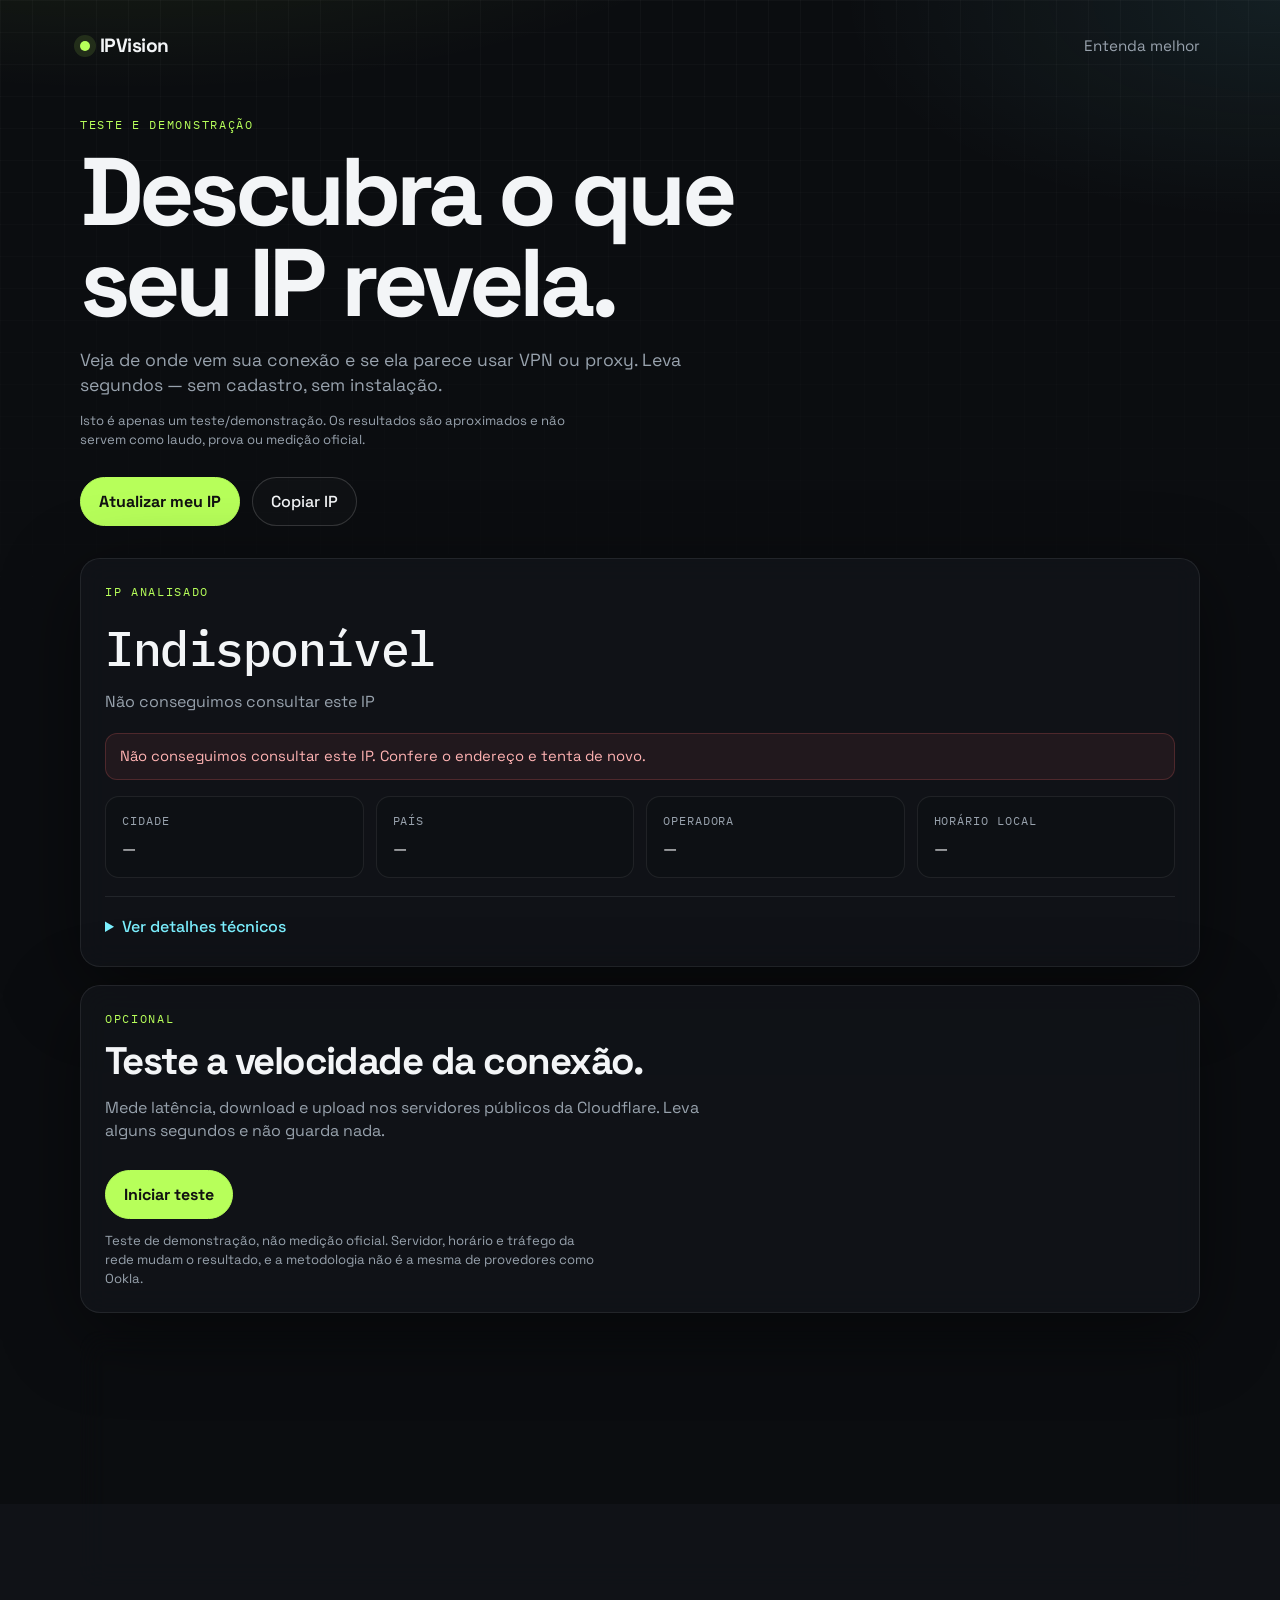
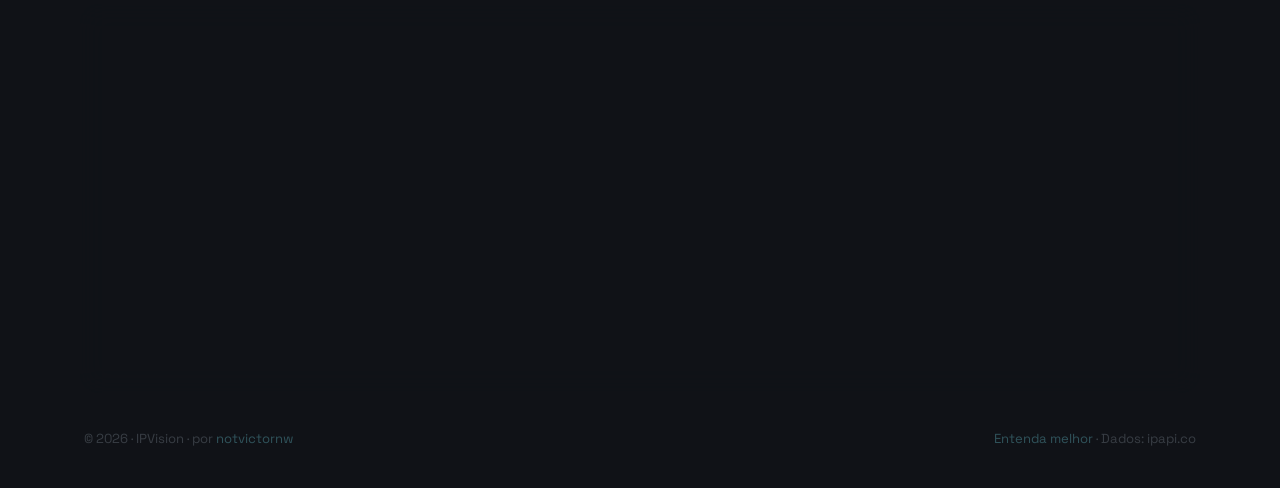
<file: index.html>
<!DOCTYPE html>
<html lang="pt-BR">
<head>
  <meta charset="UTF-8">
  <meta name="viewport" content="width=device-width, initial-scale=1.0">
  <title>IPVision — Descubra o que seu IP revela</title>
  <meta name="description" content="Teste e demonstração: veja seu IP, a região aproximada, um sinal de VPN e meça a velocidade da conexão.">
  <meta name="theme-color" content="#0b0d10">
  <meta property="og:title" content="IPVision — Descubra o que seu IP revela">
  <meta property="og:description" content="Teste e demonstração: IP, localização aproximada, sinal de VPN e velocidade da conexão.">
  <meta property="og:type" content="website">
  <meta name="twitter:card" content="summary">
  <link rel="icon" href="data:image/svg+xml,%3Csvg xmlns='http://www.w3.org/2000/svg' viewBox='0 0 32 32'%3E%3Crect width='32' height='32' rx='8' fill='%230b0d10'/%3E%3Ccircle cx='16' cy='16' r='6' fill='%23b7ff5a'/%3E%3C/svg%3E">
  <link rel="preconnect" href="https://fonts.googleapis.com">
  <link rel="preconnect" href="https://fonts.gstatic.com" crossorigin>
  <link href="https://fonts.googleapis.com/css2?family=Space+Grotesk:wght@400;500;700&family=IBM+Plex+Mono:wght@400;500&display=swap" rel="stylesheet">
  <link rel="stylesheet" href="style.css">
</head>
<body>
  <a class="skip-link" href="#conteudo">Pular para o conteúdo</a>
  <div class="bg-grid" aria-hidden="true"></div>

  <main class="shell" id="conteudo">
    <header class="topbar">
      <a class="brand" href="index.html"><span class="dot"></span>IPVision</a>
      <nav class="nav" aria-label="Navegação principal">
        <a href="project.html">Entenda melhor</a>
      </nav>
    </header>

    <section class="hero">
      <p class="eyebrow">Teste e demonstração</p>
      <h1>Descubra o que seu IP revela.</h1>
      <p class="lead">Veja de onde vem sua conexão e se ela parece usar VPN ou proxy. Leva segundos — sem cadastro, sem instalação.</p>
      <p class="small-note">Isto é apenas um teste/demonstração. Os resultados são aproximados e não servem como laudo, prova ou medição oficial.</p>
      <div class="actions">
        <button id="refresh-btn" class="btn primary" type="button">Atualizar meu IP</button>
        <button id="copy-btn" class="btn" type="button">Copiar IP</button>
      </div>
    </section>

    <section class="panel result" aria-labelledby="resultado-titulo">
      <div class="panel-head">
        <div>
          <p class="label" id="resultado-titulo">IP analisado</p>
          <p id="ip-value" class="ip-value" aria-live="polite">Carregando...</p>
          <p id="ip-location" class="ip-sub">Consultando a origem da conexão</p>
          <p id="result-note" class="note" hidden></p>
        </div>
        <button id="back-btn" class="btn small" type="button" hidden>Voltar ao meu IP</button>
      </div>

      <p id="ip-error" class="error" role="status" hidden></p>

      <div id="verdict" class="verdict" hidden>
        <span class="verdict-mark" aria-hidden="true"></span>
        <div>
          <p id="verdict-label" class="verdict-label"></p>
          <p id="verdict-text" class="verdict-text"></p>
        </div>
      </div>

      <div class="grid">
        <div class="card"><p class="k">Cidade</p><p id="v-city" class="v">—</p></div>
        <div class="card"><p class="k">País</p><p id="v-country" class="v">—</p></div>
        <div class="card"><p class="k">Operadora</p><p id="v-isp" class="v">—</p></div>
        <div class="card"><p class="k">Horário local</p><p id="v-tz" class="v">—</p></div>
      </div>

      <details class="details">
        <summary>Ver detalhes técnicos</summary>
        <div class="grid detail-grid">
          <div class="card"><p class="k">ASN</p><p id="v-asn" class="v mono">—</p></div>
          <div class="card"><p class="k">Coordenadas</p><p id="v-coords" class="v mono">—</p></div>
          <div class="card"><p class="k">Tipo de IP</p><p id="v-type" class="v">—</p></div>
          <div class="card"><p class="k">Sinal encontrado</p><p id="v-evidence" class="v">—</p></div>
          <div class="card"><p class="k">Confiança</p><p id="v-confidence" class="v">—</p></div>
          <div class="card card-wide"><p class="k">Navegador</p><p id="v-ua" class="v small">—</p></div>
          <div class="card card-wide"><p class="k">Tela e idioma</p><p id="v-client" class="v small">—</p></div>
        </div>
        <p class="small-note">A classificação compara o nome da operadora com serviços conhecidos. É um sinal, não uma prova.</p>
      </details>
    </section>

    <section class="panel" aria-labelledby="velocidade-titulo">
      <p class="label">Opcional</p>
      <h2 id="velocidade-titulo">Teste a velocidade da conexão.</h2>
      <p class="muted">Mede latência, download e upload nos servidores públicos da Cloudflare. Leva alguns segundos e não guarda nada.</p>
      <div class="actions">
        <button id="speed-btn" class="btn primary" type="button">Iniciar teste</button>
      </div>
      <p id="speed-status" class="small-note" role="status" aria-live="polite" hidden></p>
      <div id="speed-results" class="grid speed-grid" hidden>
        <div class="card"><p class="k">Latência</p><p id="s-latency" class="v mono">—</p></div>
        <div class="card"><p class="k">Oscilação</p><p id="s-jitter" class="v mono">—</p></div>
        <div class="card"><p class="k">Download</p><p id="s-download" class="v mono">—</p></div>
        <div class="card"><p class="k">Upload</p><p id="s-upload" class="v mono">—</p></div>
      </div>
      <p class="small-note">Teste de demonstração, não medição oficial. Servidor, horário e tráfego da rede mudam o resultado, e a metodologia não é a mesma de provedores como Ookla.</p>
    </section>

    <section class="panel" aria-labelledby="testar-titulo">
      <p class="label">Quer testar outro IP?</p>
      <h2 id="testar-titulo">Cole um IP para analisar.</h2>
      <p class="muted">Útil para conferir um endereço que apareceu num log, e-mail ou relatório.</p>
      <form id="ip-form" class="lookup-form">
        <label class="sr-only" for="ip-input">Endereço IP</label>
        <input id="ip-input" type="text" inputmode="text" autocomplete="off" spellcheck="false" placeholder="Ex.: 8.8.8.8" required>
        <button class="btn primary" type="submit">Analisar</button>
      </form>
      <p class="small-note">A consulta é só leitura — nada é salvo nesta página.</p>
    </section>

    <section class="panel split" aria-labelledby="explicar-titulo">
      <div>
        <p class="label">Em 30 segundos</p>
        <h2 id="explicar-titulo">O que esta página faz.</h2>
        <p class="muted">Ela pega o IP da sua conexão, pergunta a um serviço público de onde ele é e compara o nome da operadora com serviços conhecidos de VPN e hospedagem.</p>
        <p class="muted">Se você estiver usando VPN, a operadora pode aparecer como o serviço da VPN — e a página avisa.</p>
      </div>
      <div class="feature-list">
        <div class="feature"><strong>Seu IP</strong><span>O endereço público da sua conexão.</span></div>
        <div class="feature"><strong>Localização</strong><span>Cidade e país aproximados — não é GPS.</span></div>
        <div class="feature"><strong>VPN ou não</strong><span>Compara a operadora com serviços conhecidos.</span></div>
        <div class="feature"><strong>Sem cadastro</strong><span>Nada é guardado por aqui.</span></div>
      </div>
    </section>

    <footer class="foot">
      <span>© <span id="year">2026</span> · IPVision · por <a href="https://github.com/notvictornw" target="_blank" rel="noopener">notvictornw</a></span>
      <span><a href="project.html">Entenda melhor</a> · Dados: ipapi.co</span>
    </footer>
  </main>

  <script src="config.js"></script>
  <script src="site.js"></script>
  <script src="vpn.js"></script>
  <script src="app.js"></script>
  <script src="speedtest.js"></script>
</body>
</html>
</file>
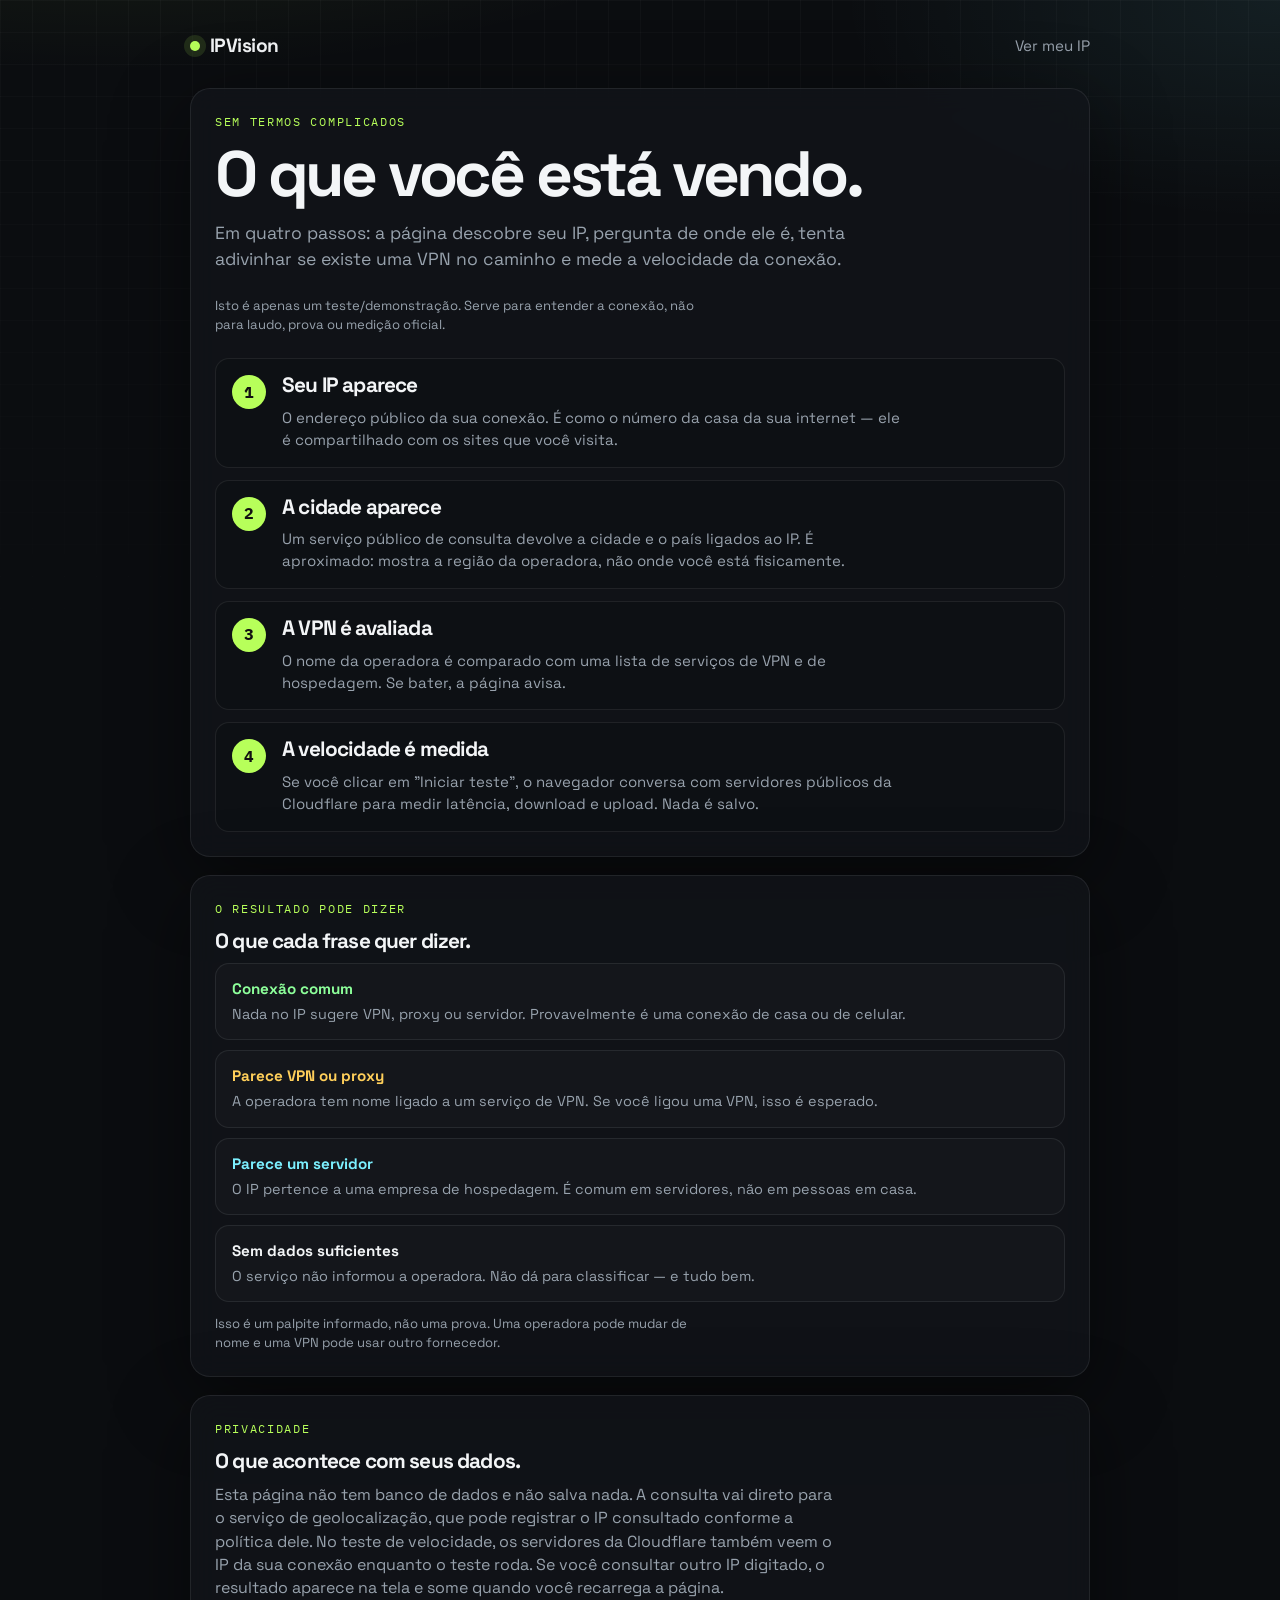
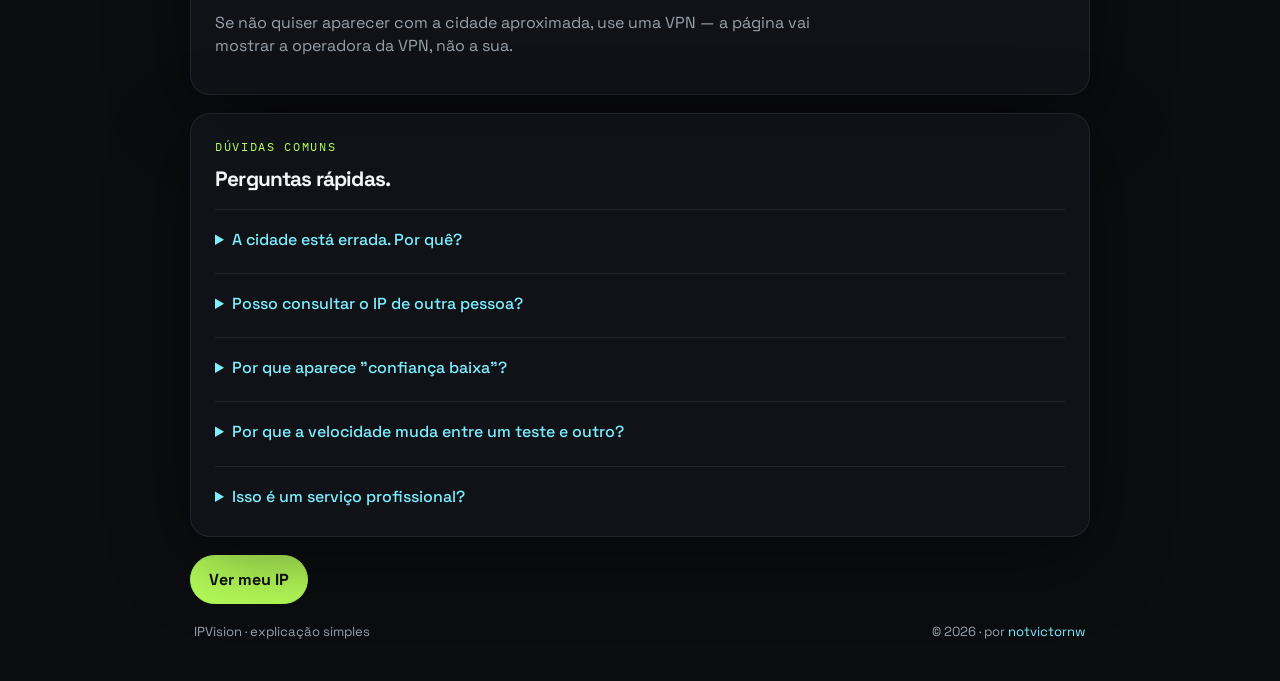
<file: project.html>
<!DOCTYPE html>
<html lang="pt-BR">
<head>
  <meta charset="UTF-8">
  <meta name="viewport" content="width=device-width, initial-scale=1.0">
  <title>IPVision — Entenda melhor</title>
  <meta name="description" content="Teste e demonstração: entenda em linguagem simples como a página mostra seu IP, avalia VPN e mede a velocidade.">
  <meta name="theme-color" content="#0b0d10">
  <meta property="og:title" content="IPVision — Entenda melhor">
  <meta property="og:description" content="Teste e demonstração: como funciona a detecção de VPN e o teste de velocidade.">
  <meta property="og:type" content="website">
  <meta name="twitter:card" content="summary">
  <link rel="icon" href="data:image/svg+xml,%3Csvg xmlns='http://www.w3.org/2000/svg' viewBox='0 0 32 32'%3E%3Crect width='32' height='32' rx='8' fill='%230b0d10'/%3E%3Ccircle cx='16' cy='16' r='6' fill='%23b7ff5a'/%3E%3C/svg%3E">
  <link rel="preconnect" href="https://fonts.googleapis.com">
  <link rel="preconnect" href="https://fonts.gstatic.com" crossorigin>
  <link href="https://fonts.googleapis.com/css2?family=Space+Grotesk:wght@400;500;700&family=IBM+Plex+Mono:wght@400;500&display=swap" rel="stylesheet">
  <link rel="stylesheet" href="style.css">
</head>
<body>
  <a class="skip-link" href="#conteudo">Pular para o conteúdo</a>
  <div class="bg-grid" aria-hidden="true"></div>

  <main class="shell prose" id="conteudo">
    <header class="topbar">
      <a class="brand" href="index.html"><span class="dot"></span>IPVision</a>
      <nav class="nav" aria-label="Navegação principal">
        <a href="index.html">Ver meu IP</a>
      </nav>
    </header>

    <section class="panel">
      <p class="eyebrow">Sem termos complicados</p>
      <h1>O que você está vendo.</h1>
      <p class="lead">Em quatro passos: a página descobre seu IP, pergunta de onde ele é, tenta adivinhar se existe uma VPN no caminho e mede a velocidade da conexão.</p>
      <p class="small-note">Isto é apenas um teste/demonstração. Serve para entender a conexão, não para laudo, prova ou medição oficial.</p>

      <div class="steps">
        <div class="step"><span class="step-num">1</span><div><h2>Seu IP aparece</h2><p>O endereço público da sua conexão. É como o número da casa da sua internet — ele é compartilhado com os sites que você visita.</p></div></div>
        <div class="step"><span class="step-num">2</span><div><h2>A cidade aparece</h2><p>Um serviço público de consulta devolve a cidade e o país ligados ao IP. É aproximado: mostra a região da operadora, não onde você está fisicamente.</p></div></div>
        <div class="step"><span class="step-num">3</span><div><h2>A VPN é avaliada</h2><p>O nome da operadora é comparado com uma lista de serviços de VPN e de hospedagem. Se bater, a página avisa.</p></div></div>
        <div class="step"><span class="step-num">4</span><div><h2>A velocidade é medida</h2><p>Se você clicar em "Iniciar teste", o navegador conversa com servidores públicos da Cloudflare para medir latência, download e upload. Nada é salvo.</p></div></div>
      </div>
    </section>

    <section class="panel">
      <p class="label">O resultado pode dizer</p>
      <h2>O que cada frase quer dizer.</h2>
      <div class="feature-list">
        <div class="feature feature-home"><strong>Conexão comum</strong><span>Nada no IP sugere VPN, proxy ou servidor. Provavelmente é uma conexão de casa ou de celular.</span></div>
        <div class="feature feature-vpn"><strong>Parece VPN ou proxy</strong><span>A operadora tem nome ligado a um serviço de VPN. Se você ligou uma VPN, isso é esperado.</span></div>
        <div class="feature feature-hosting"><strong>Parece um servidor</strong><span>O IP pertence a uma empresa de hospedagem. É comum em servidores, não em pessoas em casa.</span></div>
        <div class="feature"><strong>Sem dados suficientes</strong><span>O serviço não informou a operadora. Não dá para classificar — e tudo bem.</span></div>
      </div>
      <p class="small-note">Isso é um palpite informado, não uma prova. Uma operadora pode mudar de nome e uma VPN pode usar outro fornecedor.</p>
    </section>

    <section class="panel">
      <p class="label">Privacidade</p>
      <h2>O que acontece com seus dados.</h2>
      <p class="muted">Esta página não tem banco de dados e não salva nada. A consulta vai direto para o serviço de geolocalização, que pode registrar o IP consultado conforme a política dele. No teste de velocidade, os servidores da Cloudflare também veem o IP da sua conexão enquanto o teste roda. Se você consultar outro IP digitado, o resultado aparece na tela e some quando você recarrega a página.</p>
      <p class="muted">Se não quiser aparecer com a cidade aproximada, use uma VPN — a página vai mostrar a operadora da VPN, não a sua.</p>
    </section>

    <section class="panel">
      <p class="label">Dúvidas comuns</p>
      <h2>Perguntas rápidas.</h2>
      <details class="details">
        <summary>A cidade está errada. Por quê?</summary>
        <p>A localização vem do cadastro da operadora, não do seu GPS. Se você trocou de plano ou a operadora é de outro estado, a cidade pode aparecer diferente.</p>
      </details>
      <details class="details">
        <summary>Posso consultar o IP de outra pessoa?</summary>
        <p>Pode consultar qualquer IP que você tenha motivo para consultar — por exemplo, um que apareceu no seu próprio log. A página só faz leitura pública, igual a um whois.</p>
      </details>
      <details class="details">
        <summary>Por que aparece "confiança baixa"?</summary>
        <p>Porque a classificação usa só o nome da operadora. Quando o nome não bate com nenhuma lista conhecida, a página diz "conexão comum" com confiança baixa — isso não é garantia.</p>
      </details>
      <details class="details">
        <summary>Por que a velocidade muda entre um teste e outro?</summary>
        <p>Porque o resultado depende do servidor mais perto, do horário e do tráfego da rede naquele instante. É uma medida aproximada, não o número do contrato da operadora.</p>
      </details>
      <details class="details">
        <summary>Isso é um serviço profissional?</summary>
        <p>Não. É um teste/demonstração feito para mostrar o que um IP revela e dar uma ideia da velocidade da conexão. Não substitui diagnóstico, laudo ou medição oficial.</p>
      </details>
    </section>

    <div class="actions">
      <a class="btn primary" href="index.html">Ver meu IP</a>
    </div>

    <footer class="foot">
      <span>IPVision · explicação simples</span>
      <span>© <span id="year">2026</span> · por <a href="https://github.com/notvictornw" target="_blank" rel="noopener">notvictornw</a></span>
    </footer>
  </main>

  <script src="config.js"></script>
  <script src="site.js"></script>
</body>
</html>
</file>
<file: style.css>
:root {
  --bg: #0b0d10;
  --bg-2: #12161b;
  --card: rgba(18, 22, 27, 0.72);
  --line: rgba(255,255,255,0.08);
  --line-strong: rgba(255,255,255,0.16);
  --text: #f3f5f7;
  --muted: #98a2ad;
  --accent: #b7ff5a;
  --accent-2: #7cf0ff;
  --danger: #ff6b6b;
  --warn: #ffcf5a;
  --ok: #8dff9a;
  --shadow: 0 20px 80px rgba(0,0,0,.45);
  --radius: 20px;
}
* { box-sizing: border-box; margin: 0; padding: 0; }
[hidden] { display: none !important; }
html { background: var(--bg); color: var(--text); scroll-behavior: smooth; }
:focus-visible { outline: 2px solid var(--accent); outline-offset: 3px; }
.skip-link {
  position: fixed; top: 8px; left: 8px; z-index: 100;
  padding: 10px 14px; border-radius: 10px; background: var(--accent); color: #111;
  font-weight: 700; transform: translateY(-150%); transition: transform .15s;
}
.skip-link:focus { transform: translateY(0); text-decoration: none; }
body {
  min-height: 100vh;
  font-family: "Space Grotesk", system-ui, sans-serif;
  background:
    radial-gradient(1200px 500px at 10% -10%, rgba(183,255,90,.12), transparent 60%),
    radial-gradient(800px 400px at 100% 0%, rgba(124,240,255,.08), transparent 55%),
    var(--bg);
  line-height: 1.45;
}
.bg-grid {
  position: fixed; inset: 0; pointer-events: none; opacity: .35;
  background-image: linear-gradient(var(--line) 1px, transparent 1px), linear-gradient(90deg, var(--line) 1px, transparent 1px);
  background-size: 32px 32px;
  mask-image: linear-gradient(to bottom, black, transparent 85%);
}
a { color: var(--accent-2); text-decoration: none; }
a:hover { text-decoration: underline; }
.shell { width: min(1120px, calc(100% - 32px)); margin: 0 auto; padding: 24px 0 40px; position: relative; }
.topbar { display: flex; align-items: center; justify-content: space-between; gap: 16px; padding: 8px 0 28px; }
.brand { display: flex; align-items: center; gap: 10px; font-weight: 700; font-size: 1.2rem; letter-spacing: -0.03em; color: var(--text); }
.brand:hover { text-decoration: none; color: var(--text); }
.dot { width: 10px; height: 10px; border-radius: 50%; background: var(--accent); box-shadow: 0 0 0 6px rgba(183,255,90,.12); }
.nav { display: flex; gap: 18px; font-size: .95rem; }
.nav a { color: var(--muted); }
.nav a:hover { color: var(--text); text-decoration: none; }
.hero { padding: 28px 0 32px; max-width: 780px; }
.eyebrow, .label { font-family: "IBM Plex Mono", monospace; font-size: .75rem; letter-spacing: .14em; text-transform: uppercase; color: var(--accent); margin-bottom: 14px; }
h1 { font-size: clamp(2.8rem, 8vw, 6rem); line-height: .95; letter-spacing: -0.05em; margin-bottom: 18px; }
.lead { font-size: 1.1rem; color: var(--muted); max-width: 62ch; }
.actions { display: flex; flex-wrap: wrap; gap: 12px; margin-top: 28px; }
.btn {
  appearance: none; border: 1px solid var(--line-strong); background: rgba(255,255,255,.02); color: var(--text);
  padding: 12px 18px; border-radius: 999px; font: inherit; font-weight: 500; cursor: pointer; transition: .2s;
}
.btn:hover { transform: translateY(-1px); border-color: rgba(255,255,255,.3); text-decoration: none; }
.btn.primary { background: var(--accent); color: #111; border-color: var(--accent); font-weight: 700; }
.btn.primary:hover { filter: brightness(.96); }
.panel {
  background: var(--card); border: 1px solid var(--line); border-radius: var(--radius); box-shadow: var(--shadow);
  backdrop-filter: blur(14px); padding: 24px; margin-bottom: 18px;
}
.panel-head { display: flex; justify-content: space-between; gap: 16px; align-items: flex-start; margin-bottom: 20px; }
.ip-value { font-family: "IBM Plex Mono", monospace; font-size: clamp(1.6rem,4vw,3rem); font-weight: 500; letter-spacing: -0.03em; margin: 6px 0; word-break: break-all; }
.ip-sub { color: var(--muted); }
.badges { display: flex; gap: 8px; flex-wrap: wrap; justify-content: flex-end; }
.badge { display: inline-flex; align-items: center; gap: 8px; padding: 8px 12px; border-radius: 999px; font-size: .78rem; border: 1px solid var(--line); background: rgba(255,255,255,.02); color: var(--muted); white-space: nowrap; }
.bdot { width: 7px; height: 7px; border-radius: 50%; background: currentColor; }
.badge.ok { color: var(--ok); }
.badge.warn { color: var(--warn); }
.badge.danger { color: var(--danger); }
.badge.neutral { color: var(--accent-2); }
.error { margin-bottom: 16px; padding: 12px 14px; border-radius: 12px; background: rgba(255,107,107,.08); color: #ffb3b3; border: 1px solid rgba(255,107,107,.2); font-size: .92rem; }
.grid { display: grid; grid-template-columns: repeat(4, 1fr); gap: 12px; }
.card { padding: 16px; border: 1px solid var(--line); border-radius: 14px; background: rgba(0,0,0,.12); min-width: 0; }
.k { font-size: .72rem; text-transform: uppercase; letter-spacing: .08em; color: var(--muted); margin-bottom: 8px; font-family: "IBM Plex Mono", monospace; }
.v { font-size: .98rem; word-break: break-word; }
.v.mono, .mono { font-family: "IBM Plex Mono", monospace; font-size: .9rem; }
.v.small { font-size: .85rem; color: #dbe3ea; line-height: 1.5; }
.split { display: grid; grid-template-columns: 1.2fr 1fr; gap: 24px; align-items: start; }
h2 { font-size: clamp(1.6rem, 3vw, 2.5rem); line-height: 1.05; letter-spacing: -0.04em; margin-bottom: 14px; max-width: 18ch; }
.muted { color: var(--muted); margin-bottom: 12px; max-width: 62ch; }
.muted.warn { color: #d6c28b; font-size: .92rem; }
code { font-family: "IBM Plex Mono", monospace; font-size: .9em; background: rgba(255,255,255,.06); padding: .15em .4em; border-radius: 6px; color: var(--accent-2); }
.feature-list { display: grid; gap: 10px; }
.feature { padding: 14px 16px; border: 1px solid var(--line); border-radius: 14px; background: rgba(255,255,255,.02); }
.feature strong { display: block; font-size: .95rem; margin-bottom: 2px; }
.feature span { color: var(--muted); font-size: .9rem; }
.foot { display: flex; justify-content: space-between; gap: 16px; padding: 18px 4px 0; color: var(--muted); font-size: .82rem; }
.panel h2, .prose h2 { max-width: none; }
.note { margin-top: 10px; padding: 10px 12px; border-radius: 10px; background: rgba(124,240,255,.08); border: 1px solid rgba(124,240,255,.18); color: var(--accent-2); font-size: .88rem; }
.btn.small { padding: 8px 14px; font-size: .85rem; }
.verdict { display: flex; align-items: flex-start; gap: 14px; padding: 16px; margin-bottom: 18px; border-radius: 14px; border: 1px solid var(--line); background: rgba(0,0,0,.16); }
.verdict-mark { width: 12px; height: 12px; border-radius: 50%; margin-top: 6px; flex: 0 0 auto; background: var(--muted); box-shadow: 0 0 0 6px rgba(255,255,255,.05); }
.verdict-label { font-weight: 700; font-size: 1.05rem; margin-bottom: 2px; }
.verdict-text { color: var(--muted); font-size: .92rem; max-width: 62ch; }
.verdict.home { border-color: rgba(141,255,154,.25); }
.verdict.home .verdict-mark { background: var(--ok); box-shadow: 0 0 0 6px rgba(141,255,154,.10); }
.verdict.home .verdict-label { color: var(--ok); }
.verdict.vpn { border-color: rgba(255,207,90,.25); }
.verdict.vpn .verdict-mark { background: var(--warn); box-shadow: 0 0 0 6px rgba(255,207,90,.10); }
.verdict.vpn .verdict-label { color: var(--warn); }
.verdict.hosting { border-color: rgba(124,240,255,.25); }
.verdict.hosting .verdict-mark { background: var(--accent-2); box-shadow: 0 0 0 6px rgba(124,240,255,.10); }
.verdict.hosting .verdict-label { color: var(--accent-2); }
.detail-grid { margin-top: 16px; }
.card-wide { grid-column: span 2; }
.details { margin-top: 18px; border-top: 1px solid var(--line); padding-top: 14px; }
.details summary { cursor: pointer; color: var(--accent-2); font-weight: 500; padding: 4px 0; }
.details summary:hover { text-decoration: underline; }
.details p { margin-top: 12px; color: var(--muted); font-size: .92rem; max-width: 62ch; }
.small-note { color: var(--muted); font-size: .82rem; margin-top: 12px; max-width: 62ch; }
.speed-grid { margin-top: 18px; }
.speed-grid .v { font-size: 1.1rem; }
#speed-btn:disabled { opacity: .6; cursor: progress; transform: none; }
.lookup-form { display: flex; gap: 10px; flex-wrap: wrap; margin: 16px 0 0; }
.lookup-form input { flex: 1 1 240px; min-width: 0; padding: 12px 16px; border-radius: 999px; border: 1px solid var(--line-strong); background: rgba(0,0,0,.22); color: var(--text); font: inherit; font-family: "IBM Plex Mono", monospace; }
.lookup-form input::placeholder { color: #6c7884; }
.sr-only { position: absolute; width: 1px; height: 1px; padding: 0; margin: -1px; overflow: hidden; clip: rect(0,0,0,0); white-space: nowrap; border: 0; }
/* explanatory page */
.prose { max-width: 900px; }
.prose h1 { font-size: clamp(2rem,5vw,4rem); margin-bottom: 16px; }
.prose h2 { margin: 0 0 10px; font-size: 1.3rem; }
.prose .lead { margin-bottom: 24px; }
.prose .actions { margin-top: 0; }
.steps { display: grid; gap: 12px; margin-top: 24px; }
.step { display: flex; gap: 16px; padding: 16px; border: 1px solid var(--line); border-radius: 14px; background: rgba(0,0,0,.12); }
.step-num { flex: 0 0 auto; width: 34px; height: 34px; border-radius: 50%; display: grid; place-items: center; background: var(--accent); color: #111; font-family: "IBM Plex Mono", monospace; font-weight: 700; }
.step p { color: var(--muted); font-size: .94rem; max-width: 62ch; }
.feature-home strong { color: var(--ok); }
.feature-vpn strong { color: var(--warn); }
.feature-hosting strong { color: var(--accent-2); }
@media (max-width: 900px) {
  .grid { grid-template-columns: repeat(2, 1fr); }
  .split { grid-template-columns: 1fr; }
}
@media (max-width: 640px) {
  .shell { width: min(100% - 20px, 1120px); }
  .topbar { flex-direction: column; align-items: flex-start; }
  .panel-head { flex-direction: column; }
  .badges { justify-content: flex-start; }
  .grid { grid-template-columns: 1fr; }
  .card-wide { grid-column: auto; }
  .foot { flex-direction: column; }
  .btn { width: 100%; justify-content: center; text-align: center; }
  .actions { flex-direction: column; }
}
</file>
